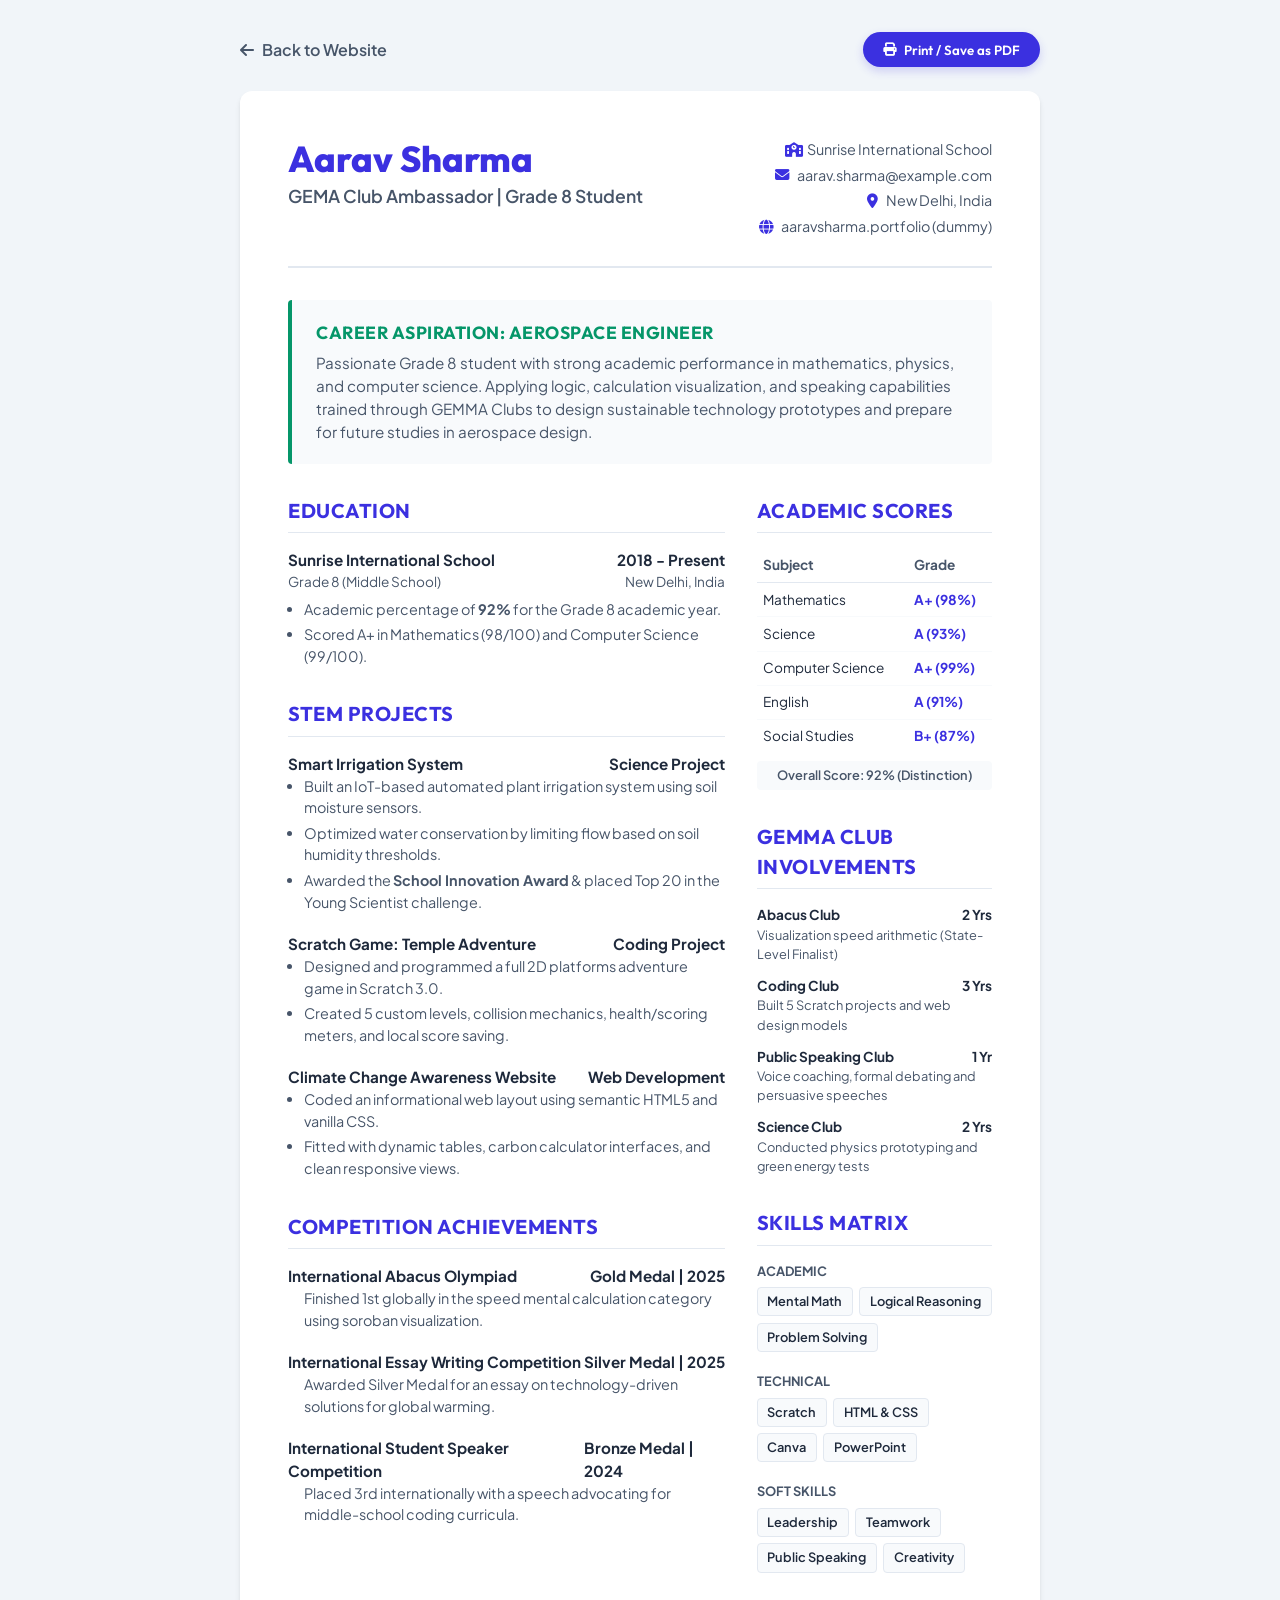
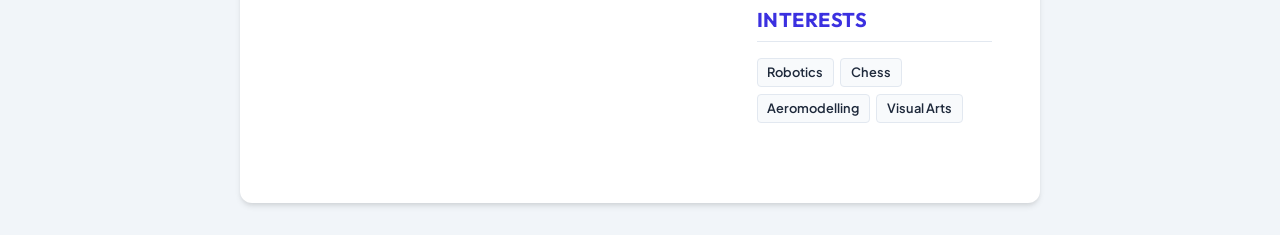
<file: resume.html>
<!DOCTYPE html>
<html lang="en">
<head>
  <meta charset="UTF-8">
  <meta name="viewport" content="width=device-width, initial-scale=1.0">
  <title>Resume | Aarav Sharma</title>
  <!-- Google Fonts -->
  <link rel="preconnect" href="https://fonts.googleapis.com">
  <link rel="preconnect" href="https://fonts.gstatic.com" crossorigin>
  <link href="https://fonts.googleapis.com/css2?family=Outfit:wght@400;600;700;800&family=Plus+Jakarta+Sans:wght@400;500;600;700&display=swap" rel="stylesheet">
  <!-- FontAwesome Icons -->
  <link rel="stylesheet" href="https://cdnjs.cloudflare.com/ajax/libs/font-awesome/6.4.0/css/all.min.css">
  
  <style>
    :root {
      --primary-color: #3b30e0;
      --accent-color: #059669;
      --text-dark: #1e293b;
      --text-gray: #475569;
      --border-color: #e2e8f0;
      --bg-light: #f8fafc;
    }

    * {
      margin: 0;
      padding: 0;
      box-sizing: border-box;
    }

    body {
      font-family: 'Plus Jakarta Sans', sans-serif;
      color: var(--text-dark);
      line-height: 1.5;
      background-color: #f1f5f9;
      padding: 2rem 1rem;
    }

    .resume-container {
      max-width: 800px;
      margin: 0 auto;
      background: #fff;
      padding: 3rem;
      border-radius: 12px;
      box-shadow: 0 4px 6px -1px rgba(0, 0, 0, 0.1), 0 2px 4px -1px rgba(0, 0, 0, 0.06);
    }

    /* Print action bar */
    .print-actions {
      max-width: 800px;
      margin: 0 auto 1.5rem auto;
      display: flex;
      justify-content: space-between;
      align-items: center;
    }

    .btn-back {
      color: var(--text-gray);
      text-decoration: none;
      font-weight: 600;
      display: inline-flex;
      align-items: center;
      gap: 0.5rem;
    }

    .btn-back:hover {
      color: var(--primary-color);
    }

    .btn-print {
      background: var(--primary-color);
      color: #fff;
      border: none;
      padding: 0.6rem 1.25rem;
      border-radius: 50px;
      cursor: pointer;
      font-weight: 600;
      font-family: 'Outfit', sans-serif;
      display: inline-flex;
      align-items: center;
      gap: 0.5rem;
      box-shadow: 0 4px 10px rgba(59, 48, 224, 0.2);
    }

    .btn-print:hover {
      background: #2e24bf;
    }

    /* Header styling */
    header {
      border-bottom: 2px solid var(--border-color);
      padding-bottom: 1.5rem;
      margin-bottom: 2rem;
      display: flex;
      justify-content: space-between;
      align-items: flex-start;
    }

    .title-area h1 {
      font-family: 'Outfit', sans-serif;
      font-size: 2.25rem;
      font-weight: 800;
      color: var(--primary-color);
      line-height: 1.1;
    }

    .title-area p {
      font-size: 1.1rem;
      color: var(--text-gray);
      font-weight: 600;
      margin-top: 0.25rem;
    }

    .contact-details {
      text-align: right;
      font-size: 0.9rem;
      color: var(--text-gray);
    }

    .contact-details div {
      margin-bottom: 0.25rem;
      display: flex;
      align-items: center;
      justify-content: flex-end;
      gap: 0.5rem;
    }

    .contact-details i {
      color: var(--primary-color);
      width: 14px;
    }

    .career-objective {
      margin-bottom: 2rem;
      background-color: var(--bg-light);
      padding: 1.25rem 1.5rem;
      border-left: 4px solid var(--accent-color);
      border-radius: 4px;
    }

    .career-objective h3 {
      font-family: 'Outfit', sans-serif;
      font-size: 1.1rem;
      color: var(--accent-color);
      text-transform: uppercase;
      letter-spacing: 0.5px;
      margin-bottom: 0.4rem;
    }

    .career-objective p {
      color: var(--text-gray);
      font-size: 0.95rem;
    }

    /* Core layout two-column */
    .resume-body {
      display: grid;
      grid-template-columns: 1.3fr 0.7fr;
      gap: 2rem;
    }

    section {
      margin-bottom: 2rem;
    }

    .section-title {
      font-family: 'Outfit', sans-serif;
      font-size: 1.25rem;
      font-weight: 700;
      border-bottom: 1px solid var(--border-color);
      padding-bottom: 0.4rem;
      margin-bottom: 1rem;
      color: var(--primary-color);
      text-transform: uppercase;
      letter-spacing: 0.5px;
    }

    /* Experience/Academic Item */
    .timeline-item {
      margin-bottom: 1.25rem;
    }

    .timeline-header {
      display: flex;
      justify-content: space-between;
      font-weight: 700;
      font-size: 0.95rem;
    }

    .timeline-subheader {
      display: flex;
      justify-content: space-between;
      font-size: 0.85rem;
      color: var(--text-gray);
      margin-bottom: 0.4rem;
    }

    .timeline-desc {
      font-size: 0.9rem;
      color: var(--text-gray);
      padding-left: 1rem;
    }

    .timeline-desc li {
      margin-bottom: 0.25rem;
    }

    /* Skill matrix */
    .skills-group {
      margin-bottom: 1.25rem;
    }

    .skills-group h4 {
      font-size: 0.9rem;
      font-weight: 700;
      color: var(--text-gray);
      margin-bottom: 0.4rem;
      text-transform: uppercase;
      font-size: 0.8rem;
    }

    .skill-pills {
      display: flex;
      flex-wrap: wrap;
      gap: 0.4rem;
    }

    .skill-pill {
      font-size: 0.8rem;
      background: var(--bg-light);
      border: 1px solid var(--border-color);
      padding: 0.25rem 0.6rem;
      border-radius: 4px;
      font-weight: 600;
    }

    /* Academic Grades Table */
    .grades-table {
      width: 100%;
      border-collapse: collapse;
      font-size: 0.85rem;
      margin-bottom: 0.5rem;
    }

    .grades-table th {
      text-align: left;
      border-bottom: 1px solid var(--border-color);
      padding: 0.4rem;
      color: var(--text-gray);
    }

    .grades-table td {
      padding: 0.4rem;
      border-bottom: 1px solid var(--bg-light);
    }

    .grades-table tr:last-child td {
      border-bottom: none;
    }

    .grade-badge {
      font-weight: 700;
      color: var(--primary-color);
    }

    /* Print styles overrides */
    @media print {
      body {
        background: #fff;
        padding: 0;
      }

      .resume-container {
        box-shadow: none;
        padding: 0;
      }

      .print-actions {
        display: none;
      }

      header {
        margin-top: 0;
      }

      a {
        text-decoration: none;
      }
    }
  </style>
</head>
<body>

  <!-- Top Action Bar -->
  <div class="print-actions">
    <a href="index.html" class="btn-back"><i class="fa-solid fa-arrow-left"></i> Back to Website</a>
    <button onclick="window.print()" class="btn-print"><i class="fa-solid fa-print"></i> Print / Save as PDF</button>
  </div>

  <!-- Main Resume Content Area -->
  <div class="resume-container">
    
    <!-- Header -->
    <header>
      <div class="title-area">
        <h1>Aarav Sharma</h1>
        <p>GEMA Club Ambassador | Grade 8 Student</p>
      </div>
      <div class="contact-details">
        <div><i class="fa-solid fa-school"></i> Sunrise International School</div>
        <div><i class="fa-solid fa-envelope"></i> aarav.sharma@example.com</div>
        <div><i class="fa-solid fa-location-dot"></i> New Delhi, India</div>
        <div><i class="fa-solid fa-globe"></i> aaravsharma.portfolio (dummy)</div>
      </div>
    </header>

    <!-- Objective -->
    <div class="career-objective">
      <h3>Career Aspiration: Aerospace Engineer</h3>
      <p>Passionate Grade 8 student with strong academic performance in mathematics, physics, and computer science. Applying logic, calculation visualization, and speaking capabilities trained through GEMMA Clubs to design sustainable technology prototypes and prepare for future studies in aerospace design.</p>
    </div>

    <!-- Resume Grid Layout -->
    <div class="resume-body">
      
      <!-- Left Column (Education, Projects, Achievements) -->
      <div class="left-col">
        
        <!-- Education -->
        <section>
          <div class="section-title">Education</div>
          <div class="timeline-item">
            <div class="timeline-header">
              <span>Sunrise International School</span>
              <span>2018 - Present</span>
            </div>
            <div class="timeline-subheader">
              <span>Grade 8 (Middle School)</span>
              <span>New Delhi, India</span>
            </div>
            <ul class="timeline-desc">
              <li>Academic percentage of <strong>92%</strong> for the Grade 8 academic year.</li>
              <li>Scored A+ in Mathematics (98/100) and Computer Science (99/100).</li>
            </ul>
          </div>
        </section>

        <!-- Projects Showcase -->
        <section>
          <div class="section-title">STEM Projects</div>
          
          <div class="timeline-item">
            <div class="timeline-header">
              <span>Smart Irrigation System</span>
              <span>Science Project</span>
            </div>
            <ul class="timeline-desc">
              <li>Built an IoT-based automated plant irrigation system using soil moisture sensors.</li>
              <li>Optimized water conservation by limiting flow based on soil humidity thresholds.</li>
              <li>Awarded the <strong>School Innovation Award</strong> & placed Top 20 in the Young Scientist challenge.</li>
            </ul>
          </div>

          <div class="timeline-item">
            <div class="timeline-header">
              <span>Scratch Game: Temple Adventure</span>
              <span>Coding Project</span>
            </div>
            <ul class="timeline-desc">
              <li>Designed and programmed a full 2D platforms adventure game in Scratch 3.0.</li>
              <li>Created 5 custom levels, collision mechanics, health/scoring meters, and local score saving.</li>
            </ul>
          </div>

          <div class="timeline-item">
            <div class="timeline-header">
              <span>Climate Change Awareness Website</span>
              <span>Web Development</span>
            </div>
            <ul class="timeline-desc">
              <li>Coded an informational web layout using semantic HTML5 and vanilla CSS.</li>
              <li>Fitted with dynamic tables, carbon calculator interfaces, and clean responsive views.</li>
            </ul>
          </div>
        </section>
        
        <!-- Achievements -->
        <section>
          <div class="section-title">Competition Achievements</div>
          
          <div class="timeline-item">
            <div class="timeline-header">
              <span>International Abacus Olympiad</span>
              <span>Gold Medal | 2025</span>
            </div>
            <p class="timeline-desc">Finished 1st globally in the speed mental calculation category using soroban visualization.</p>
          </div>

          <div class="timeline-item">
            <div class="timeline-header">
              <span>International Essay Writing Competition</span>
              <span>Silver Medal | 2025</span>
            </div>
            <p class="timeline-desc">Awarded Silver Medal for an essay on technology-driven solutions for global warming.</p>
          </div>

          <div class="timeline-item">
            <div class="timeline-header">
              <span>International Student Speaker Competition</span>
              <span>Bronze Medal | 2024</span>
            </div>
            <p class="timeline-desc">Placed 3rd internationally with a speech advocating for middle-school coding curricula.</p>
          </div>
        </section>

      </div>
      
      <!-- Right Column (Academic Grades, Clubs, Skills, Hobbies) -->
      <div class="right-col">
        
        <!-- Academic Scores -->
        <section>
          <div class="section-title">Academic Scores</div>
          <table class="grades-table">
            <thead>
              <tr>
                <th>Subject</th>
                <th>Grade</th>
              </tr>
            </thead>
            <tbody>
              <tr>
                <td>Mathematics</td>
                <td class="grade-badge">A+ (98%)</td>
              </tr>
              <tr>
                <td>Science</td>
                <td class="grade-badge">A (93%)</td>
              </tr>
              <tr>
                <td>Computer Science</td>
                <td class="grade-badge">A+ (99%)</td>
              </tr>
              <tr>
                <td>English</td>
                <td class="grade-badge">A (91%)</td>
              </tr>
              <tr>
                <td>Social Studies</td>
                <td class="grade-badge">B+ (87%)</td>
              </tr>
            </tbody>
          </table>
          <p style="font-size: 0.8rem; color: var(--text-gray); text-align: center; font-weight: 600; background: var(--bg-light); padding: 0.3rem; border-radius: 4px;">
            Overall Score: 92% (Distinction)
          </p>
        </section>

        <!-- GEMMA Club Involvements -->
        <section>
          <div class="section-title">GEMMA Club Involvements</div>
          
          <div class="timeline-item" style="margin-bottom: 0.75rem;">
            <div class="timeline-header" style="font-size: 0.85rem;">
              <span>Abacus Club</span>
              <span>2 Yrs</span>
            </div>
            <p style="font-size: 0.8rem; color: var(--text-gray);">Visualization speed arithmetic (State-Level Finalist)</p>
          </div>

          <div class="timeline-item" style="margin-bottom: 0.75rem;">
            <div class="timeline-header" style="font-size: 0.85rem;">
              <span>Coding Club</span>
              <span>3 Yrs</span>
            </div>
            <p style="font-size: 0.8rem; color: var(--text-gray);">Built 5 Scratch projects and web design models</p>
          </div>

          <div class="timeline-item" style="margin-bottom: 0.75rem;">
            <div class="timeline-header" style="font-size: 0.85rem;">
              <span>Public Speaking Club</span>
              <span>1 Yr</span>
            </div>
            <p style="font-size: 0.8rem; color: var(--text-gray);">Voice coaching, formal debating and persuasive speeches</p>
          </div>

          <div class="timeline-item" style="margin-bottom: 0.75rem;">
            <div class="timeline-header" style="font-size: 0.85rem;">
              <span>Science Club</span>
              <span>2 Yrs</span>
            </div>
            <p style="font-size: 0.8rem; color: var(--text-gray);">Conducted physics prototyping and green energy tests</p>
          </div>
        </section>

        <!-- Skills Matrix -->
        <section>
          <div class="section-title">Skills Matrix</div>
          
          <div class="skills-group">
            <h4>Academic</h4>
            <div class="skill-pills">
              <span class="skill-pill">Mental Math</span>
              <span class="skill-pill">Logical Reasoning</span>
              <span class="skill-pill">Problem Solving</span>
            </div>
          </div>

          <div class="skills-group">
            <h4>Technical</h4>
            <div class="skill-pills">
              <span class="skill-pill">Scratch</span>
              <span class="skill-pill">HTML & CSS</span>
              <span class="skill-pill">Canva</span>
              <span class="skill-pill">PowerPoint</span>
            </div>
          </div>

          <div class="skills-group">
            <h4>Soft Skills</h4>
            <div class="skill-pills">
              <span class="skill-pill">Leadership</span>
              <span class="skill-pill">Teamwork</span>
              <span class="skill-pill">Public Speaking</span>
              <span class="skill-pill">Creativity</span>
            </div>
          </div>
        </section>

        <!-- Hobbies & Interests -->
        <section>
          <div class="section-title">Interests</div>
          <div class="skill-pills">
            <span class="skill-pill">Robotics</span>
            <span class="skill-pill">Chess</span>
            <span class="skill-pill">Aeromodelling</span>
            <span class="skill-pill">Visual Arts</span>
          </div>
        </section>

      </div>
      
    </div>

  </div>

</body>
</html>
</file>
